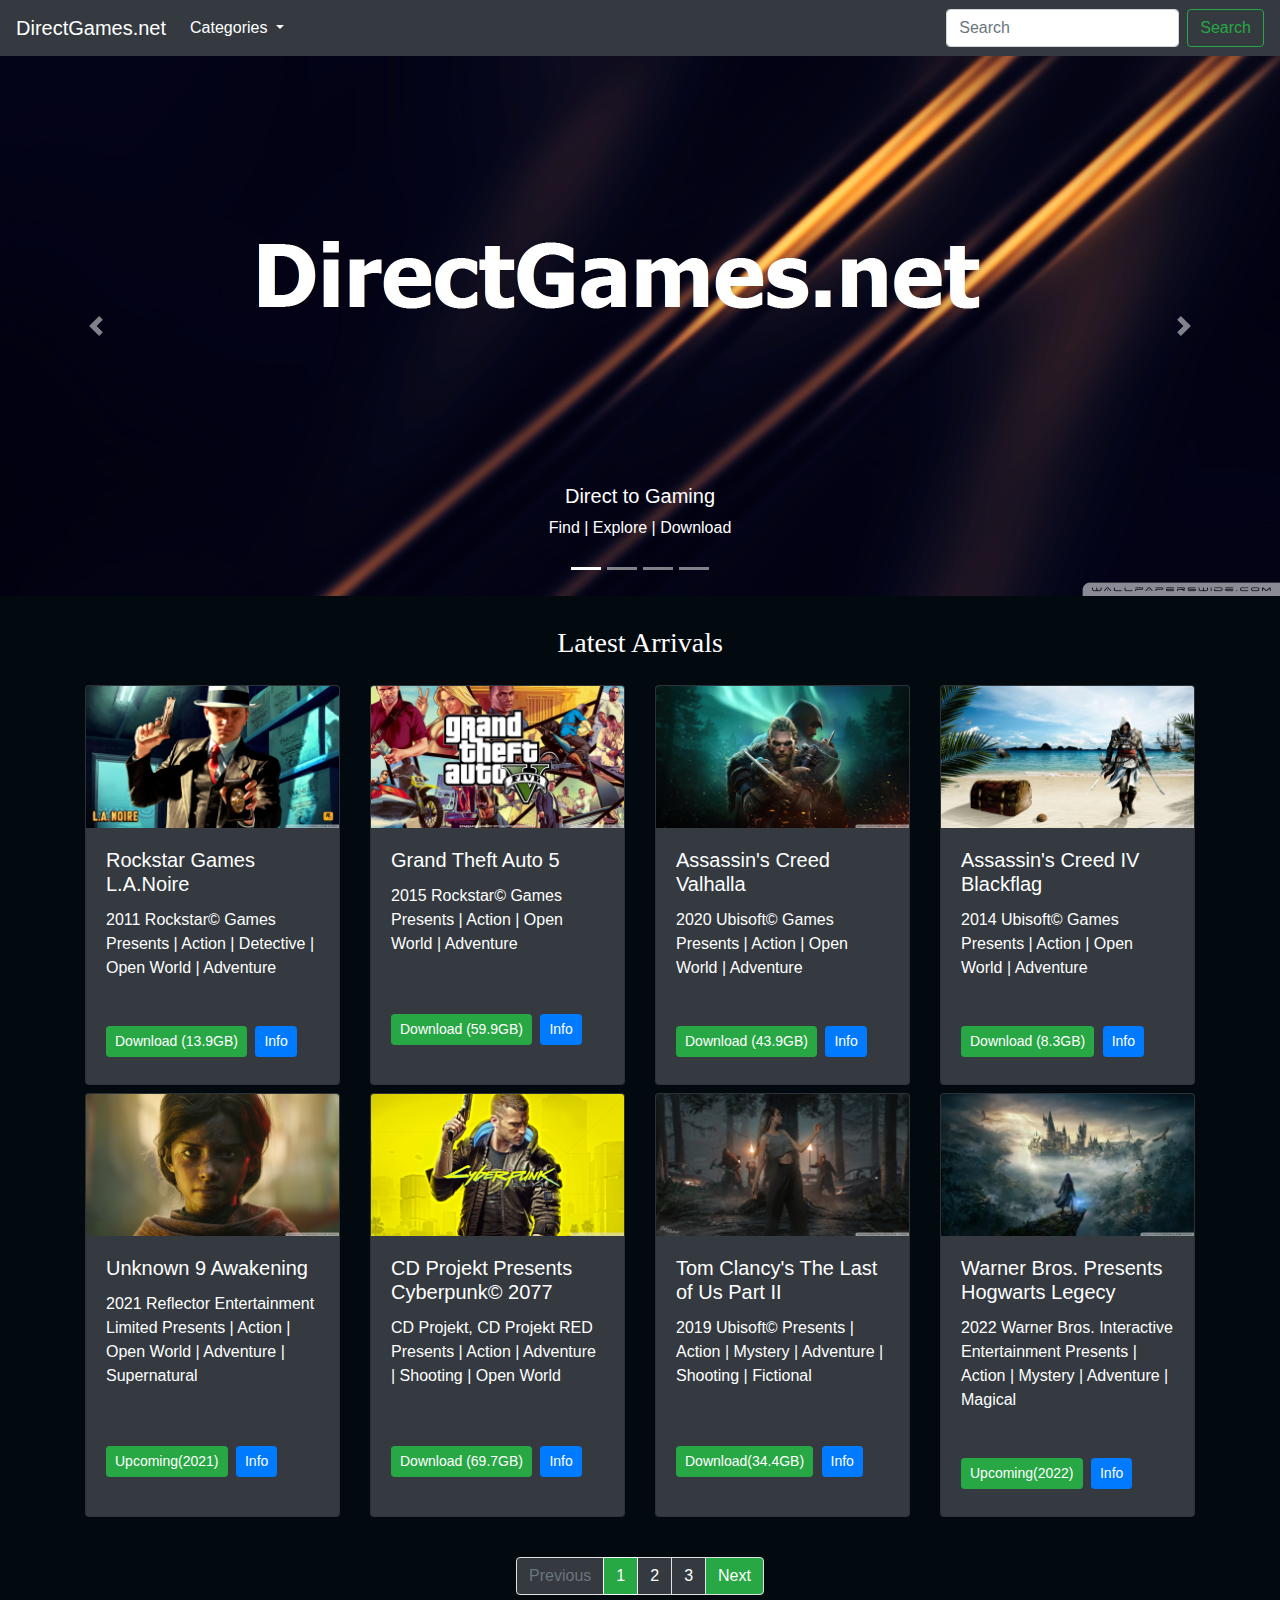
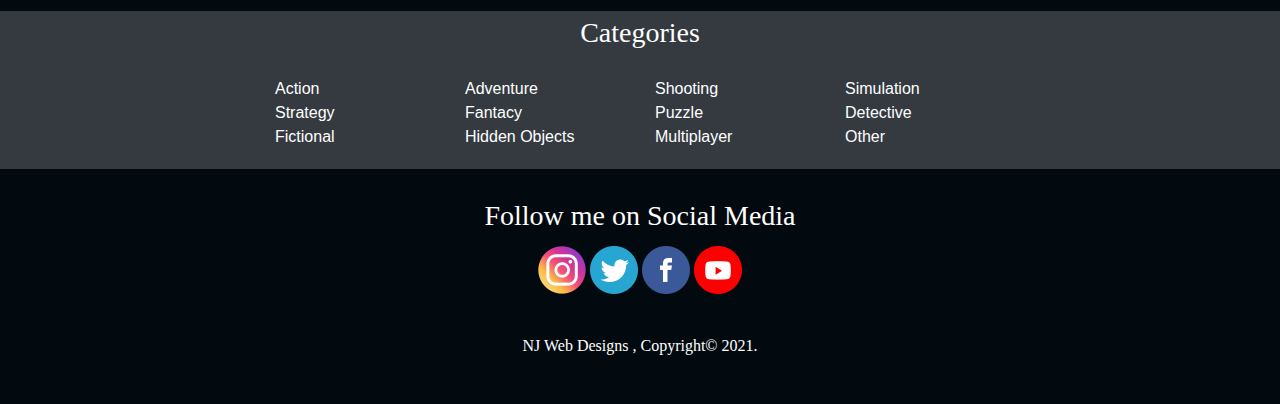
<file: index.html>
<!doctype html>
<html lang="en">

<head>
    <!-- Required meta tags -->
    <meta charset="utf-8">
    <meta name="viewport" content="width=device-width, initial-scale=1, shrink-to-fit=no">
    <!-- Bootstrap CSS -->
    <link rel="stylesheet" href="./assests/css/bootstrap.css">
    <link rel="stylesheet" href="style.css">
    <title>HOME | DirectGames.net</title>
</head>

<body>
    <nav class="navbar sticky-top navbar-expand-lg navbar-light bg-dark">
        <a class="navbar-brand" href="index.html" style="color: #ffffff;" >DirectGames.net</a>
        <button class="navbar-toggler" type="button" data-toggle="collapse" data-target="#navbarScroll" aria-controls="navbarScroll" aria-expanded="false" aria-label="Toggle navigation">
            <span class="navbar-toggler-icon"></span>
        </button>
        <div class="collapse navbar-collapse" id="navbarScroll">
            <ul class="navbar-nav mr-auto my-2 my-lg-0 navbar-nav-scroll" style="max-height: 100px;">
                <li class="nav-item dropdown">
                    <a class="nav-link dropdown-toggle" href="#" id="navbarScrollingDropdown" role="button" data-toggle="dropdown" aria-expanded="false" style="color: #ffffff;">
                        Categories
                    </a>
                    <ul class="dropdown-menu" aria-labelledby="navbarScrollingDropdown">
                        <li><a class="dropdown-item" href="#">Action</a></li>
                        <li><a class="dropdown-item" href="#">Adventure</a></li>
                        <li><a class="dropdown-item" href="#">Arcade</a></li>
                        <li><a class="dropdown-item" href="#">Detective</a></li>
                        <li><a class="dropdown-item" href="#">Hidden Objects</a></li>
                        <li><a class="dropdown-item" href="#">Puzzles</a></li>
                        <li><a class="dropdown-item" href="#">Simulation</a></li>
                        <li><a class="dropdown-item" href="#">Sports</a></li>
                        <li><a class="dropdown-item" href="#">Strategy</a></li>
                        <li>
                            <hr class="dropdown-divider">
                        </li>
                        <li><a class="dropdown-item" href="#">Other</a></li>
                    </ul>
            </ul>
            <form class="d-flex">
                <input class="form-control mr-2" type="search" placeholder="Search" aria-label="Search">
                <button class="btn btn-outline-success" type="submit">Search</button>
            </form>
        </div>
    </nav>
    <div id="carouselExampleCaptions" class="carousel slide" data-ride="carousel">
        <ol class="carousel-indicators">
            <li data-target="#carouselExampleCaptions" data-slide-to="0" class="active"></li>
            <li data-target="#carouselExampleCaptions" data-slide-to="1"></li>
            <li data-target="#carouselExampleCaptions" data-slide-to="2"></li>
            <li data-target="#carouselExampleCaptions" data-slide-to="3"></li>
        </ol>
        <div class="carousel-inner">
            <div class="carousel-item active">
                <img src="./img/ultrawide/cover1.jpg" class="d-block w-100" alt="...">
                <div class="carousel-caption d-none d-md-block">
                    <h5>Direct to Gaming</h5>
                    <p>Find | Explore | Download</p>
                </div>
            </div>
            <div class="carousel-item">
                <img src="./img/ultrawide/codww2.jpg" class="d-block w-100" alt="...">
                <div class="carousel-caption d-none d-md-block">
                    <h5>Call Of Duty World War II</h5>
                    <p> Action | Military | Mature | Adventure | Shooting |2019</p>
                </div>
            </div>
            <div class="carousel-item">
                <img src="./img/ultrawide/ac_valhalla.jpg" class="d-block w-100" alt="...">
                <div class="carousel-caption d-none d-md-block">
                    <h5>Assassin's Creed Valhalla</h5>
                    <p> Ubisoft&copy; Presnts | Action | Mature | Adventure | Role-play |2020</p>
                </div>
            </div>
            <div class="carousel-item">
                <img src="./img/ultrawide/batman.jpg" class="d-block w-100" alt="...">
                <div class="carousel-caption d-none d-md-block">
                    <h5>Batman Arkham Origins</h5>
                    <p>Action | Comic | Teen | Adventure | 2015</p>
                </div>
            </div>
        </div>
        <a class="carousel-control-prev" href="#carouselExampleCaptions" role="button" data-slide="prev">
            <span class="carousel-control-prev-icon" aria-hidden="true"></span>
            <span class="sr-only">Previous</span>
        </a>
        <a class="carousel-control-next" href="#carouselExampleCaptions" role="button" data-slide="next">
            <span class="carousel-control-next-icon" aria-hidden="true"></span>
            <span class="sr-only">Next</span>
        </a>
    </div>
    <div class="container">
        <div class="row">
            <div class="col-sm">
                <h3 style="margin-top: 10px; margin-bottom: 5px;">Latest Arrivals</h3>
            </div>
        </div>
        <div class="row" style="margin-bottom: 8px;">
            <div class="col-sm-12 col-md-6 col-lg-3">
                <div class="card" style="min-height: 100%">
                    <img src="./img/lanoire.jpg" class="card-img-top" alt="lanoire">
                    <div class="card-body">
                        <h5 class="card-title">Rockstar Games L.A.Noire</h5>
                        <p class="card-text">2011 Rockstar&copy; Games Presents | Action | Detective | Open World | Adventure</p>
                    </div>
                    <div class="card-body">
                        <a href="#" class="card-link"><button type="button" class="btn btn-success btn-sm btn-sm ">Download (13.9GB)</button></a>
                        <a href="#" class="card-link" style="margin-left:4px;"><button type="button" class="btn btn-primary btn-sm">Info</button></a>
                    </div>
                </div>
            </div>
            <div class="col-sm-12 col-md-6 col-lg-3">
                <div class="card" style="min-height: 100%">
                    <img src="./img/gta_v.jpg" class="card-img-top" alt="gta_v">
                    <div class="card-body">
                        <h5 class="card-title">Grand Theft Auto 5</h5>
                        <p class="card-text">2015 Rockstar&copy; Games Presents | Action | Open World | Adventure</p>
                    </div>
                    <div class="card-body">
                        <a href="http://one-click-tutorials.info/fast-hosting-file-max-speed-ofg/" class="card-link"><button type="button" class="btn btn-success btn-sm">Download (59.9GB)</button></a>
                        <a href="#" class="card-link" style="margin-left:4px;"><button type="button" class="btn btn-primary btn-sm">Info</button></a>
                    </div>
                </div>
            </div>
            <div class="col-sm-12 col-md-6 col-lg-3">
                <div class="card" style="min-height: 100%">
                    <img src="./img/ac_valhalla.jpg" class="card-img-top" alt="ac_valhalla">
                    <div class="card-body">
                        <h5 class="card-title">Assassin's Creed Valhalla</h5>
                        <p class="card-text">2020 Ubisoft&copy; Games Presents | Action | Open World | Adventure</p>
                    </div>
                    <div class="card-body">
                        <a href="#" class="card-link"><button type="button" class="btn btn-success btn-sm">Download (43.9GB)</button></a>
                        <a href="#" class="card-link" style="margin-left:4px;"><button type="button" class="btn btn-primary btn-sm">Info</button></a>
                    </div>
                </div>
            </div>
            <div class="col-sm-12 col-md-6 col-lg-3">
                <div class="card" style="min-height: 100%">
                    <img src="./img/ac_4.jpg" class="card-img-top" alt="ac_4">
                    <div class="card-body">
                        <h5 class="card-title">Assassin's Creed IV Blackflag</h5>
                        <p class="card-text">2014 Ubisoft&copy; Games Presents | Action | Open World | Adventure</p>
                    </div>
                    <div class="card-body">
                        <a href="#" class="card-link"><button type="button" class="btn btn-success btn-sm">Download (8.3GB)</button></a>
                        <a href="#" class="card-link" style="margin-left:4px;"><button type="button" class="btn btn-primary btn-sm">Info</button></a>
                    </div>
                </div>
            </div>
        </div>
        <div class="row" style="margin-bottom: 8px;">
            <div class="col-sm-12 col-md-6 col-lg-3">
                <div class="card" style="min-height: 100%">
                    <img src="./img/u9awake.jpg" class="card-img-top" alt="u9awake">
                    <div class="card-body">
                        <h5 class="card-title">Unknown 9 Awakening</h5>
                        <p class="card-text">2021 Reflector Entertainment Limited Presents | Action | Open World | Adventure | Supernatural</p>
                    </div>
                    <div class="card-body">
                        <a href="#" class="card-link"><button type="button" class="btn btn-success btn-sm">Upcoming(2021)</button></a>
                        <a href="#" class="card-link" style="margin-left:4px;"><button type="button" class="btn btn-primary btn-sm">Info</button></a>
                    </div>
                </div>
            </div>
            <div class="col-sm-12 col-md-6 col-lg-3">
                <div class="card" style="min-height: 100%">
                    <img src="./img/cp2077.jpg" class="card-img-top" alt="cp2077">
                    <div class="card-body">
                        <h5 class="card-title">CD Projekt Presents Cyberpunk&copy; 2077</h5>
                        <p class="card-text"> CD Projekt, CD Projekt RED Presents | Action | Adventure | Shooting | Open World</p>
                    </div>
                    <div class="card-body">
                        <a href="#" class="card-link"><button type="button" class="btn btn-success btn-sm">Download (69.7GB)</button></a>
                        <a href="#" class="card-link" style="margin-left:4px;"><button type="button" class="btn btn-primary btn-sm">Info</button></a>
                    </div>
                </div>
            </div>
            <div class="col-sm-12 col-md-6 col-lg-3">
                <div class="card" style="min-height: 100%">
                    <img src="./img/lastofus2.jpg" class="card-img-top" alt="lastofus2jpg">
                    <div class="card-body">
                        <h5 class="card-title">Tom Clancy's The Last of Us Part II</h5>
                        <p class="card-text">2019 Ubisoft&copy; Presents | Action | Mystery | Adventure | Shooting | Fictional</p>
                    </div>
                    <div class="card-body">
                        <a href="#" class="card-link"><button type="button" class="btn btn-success btn-sm">Download(34.4GB)</button></a>
                        <a href="#" class="card-link" style="margin-left:4px;"><button type="button" class="btn btn-primary btn-sm">Info</button></a>
                    </div>
                </div>
            </div>
            <div class="col-sm-12 col-md-6 col-lg-3">
                <div class="card" style="min-height: 100%">
                    <img src="./img/hogwarts.jpg" class="card-img-top" alt="hogwarts">
                    <div class="card-body">
                        <h5 class="card-title">Warner Bros. Presents Hogwarts Legecy </h5>
                        <p class="card-text">2022 Warner Bros. Interactive Entertainment Presents | Action | Mystery | Adventure | Magical</p>
                    </div>
                    <div class="card-body">
                        <a href="#" class="card-link"><button type="button" class="btn btn-success btn-sm">Upcoming(2022)</button></a>
                        <a href="#" class="card-link" style="margin-left:4px;"><button type="button" class="btn btn-primary btn-sm">Info</button></a>
                    </div>
                </div>
            </div>
        </div>
    </div>
    <div class="container" style="margin-top: 40px; margin-bottom: 10px;">
        <nav aria-label="...">
          <ul class="pagination justify-content-center">
            <li class="page-item disabled">
              <a class="page-link" href="#" tabindex="-1" aria-disabled="true" style="background-color:#343a40;">Previous</a>
            </li>
            <li class="page-item active" aria-current="page">
              <a class="page-link" href="index.html" style="background-color: #28a745; border-color: #ffffff;">1</a>
            </li>
            <li class="page-item"><a class="page-link" href="index2.html" style="background-color:#343a40; color: #ffffff;">2</a></li>
            <li class="page-item"><a class="page-link" href="index3.html" style="background-color:#343a40; color: #ffffff;">3</a></li>
            <li class="page-item">
              <a class="page-link" href="index2.html" style="background-color:#28a745; color: #ffffff;">Next</a>
            </li>
          </ul>
        </nav>
    </div>
    <section style="background-color: #343a40; min-width: 100%;" >
        <h3 align="center" style="color: #FFFFFF; padding-top: 5px;font-weight: 200;">Categories</h3>
        <div class="container">
            <div class="row">
                <div class="col-sm"></div>
                <div class="col-sm">
                  <a href="#">Action</a>
                </div>
                <div class="col-sm">
                  <a href="#">Adventure</a>
                </div>
                <div class="col-sm">
                  <a href="#">Shooting</a>
                </div>
                <div class="col-sm">
                  <a href="#">Simulation</a>
                </div>
                <div class="col-sm"></div>
              </div>
            <div class="row">
                <div class="col-sm"></div>
                <div class="col-sm">
                  <a href="#">Strategy</a>
                </div>
                <div class="col-sm">
                  <a href="#">Fantacy</a>
                </div>
                <div class="col-sm">
                  <a href="#">Puzzle</a>
                </div>
                <div class="col-sm">
                  <a href="#">Detective</a>
                </div>
                <div class="col-sm"></div>
              </div>
            <div class="row" style="padding-bottom: 20px;">
                <div class="col-sm"></div>
                <div class="col-sm">
                  <a href="#">Fictional</a>
                </div>
                <div class="col-sm">
                  <a href="#">Hidden Objects</a>
                </div>
                <div class="col-sm">
                  <a href="#">Multiplayer</a>
                </div>
                <div class="col-sm">
                  <a href="#">Other</a>
                </div>
                <div class="col-sm"></div>
              </div>
        </div>
    </section>
    <footer>
        <h3>Follow me on Social Media</h3>
        <div>
            <a href="https://www.instagram.com/nadeesha_jayasooriya_/"><img src="./img/social/instagram.png"></a>
            <a href="https://twitter.com/Me_NMJ"><img src="./img/social/twitter.png"></a>
            <a href="https://www.facebook.com/nadeesha.jayasooriya.56/"><img src="./img/social/facebook.png"></a>
            <a href="https://www.youtube.com/channel/UCwVgugKOBvjnaLjGdV802ew"><img src="./img/social/youtube.png"></a>
        </div>
        <p>NJ Web Designs , Copyright&copy; 2021.</p>
    </footer>
    <script src="https://code.jquery.com/jquery-3.5.1.slim.min.js" integrity="sha384-DfXdz2htPH0lsSSs5nCTpuj/zy4C+OGpamoFVy38MVBnE+IbbVYUew+OrCXaRkfj" crossorigin="anonymous"></script>
    <script src="assests/js/bootstrap.js"></script>
</body>

</html>
</file>
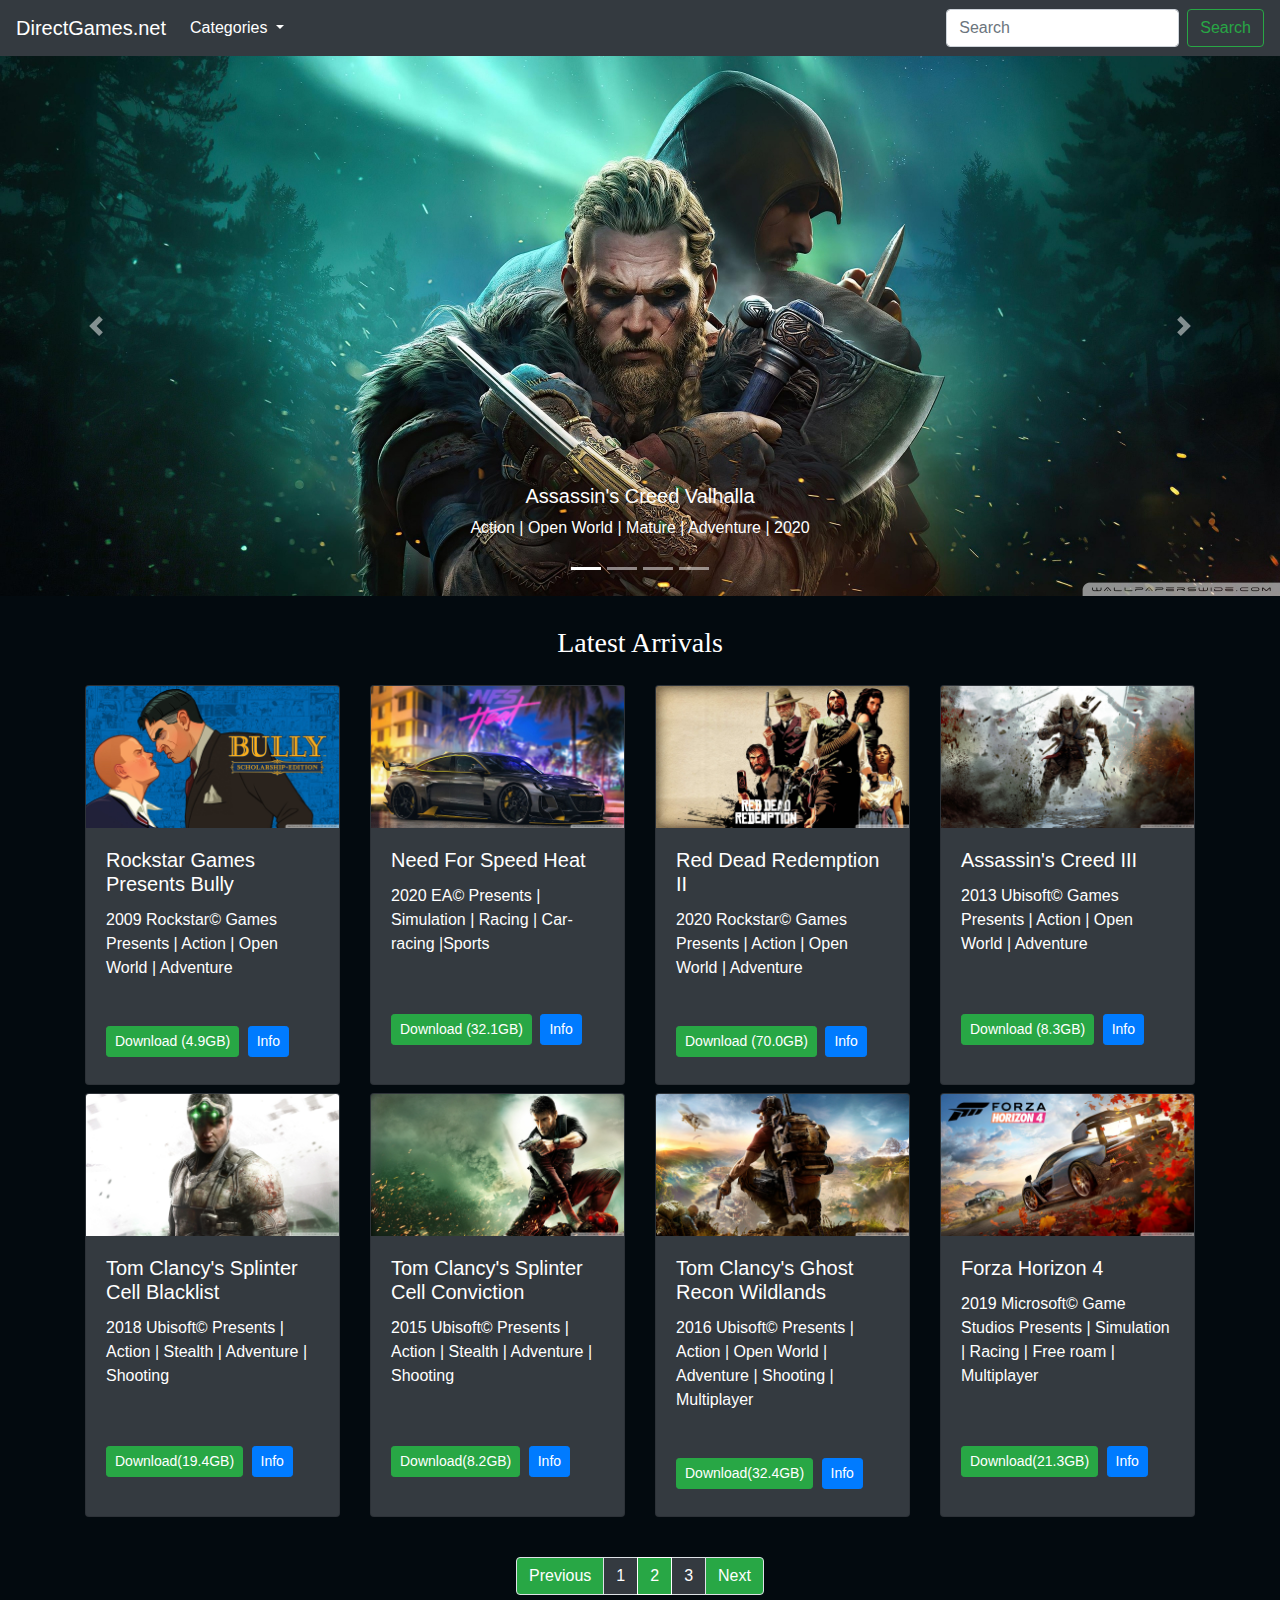
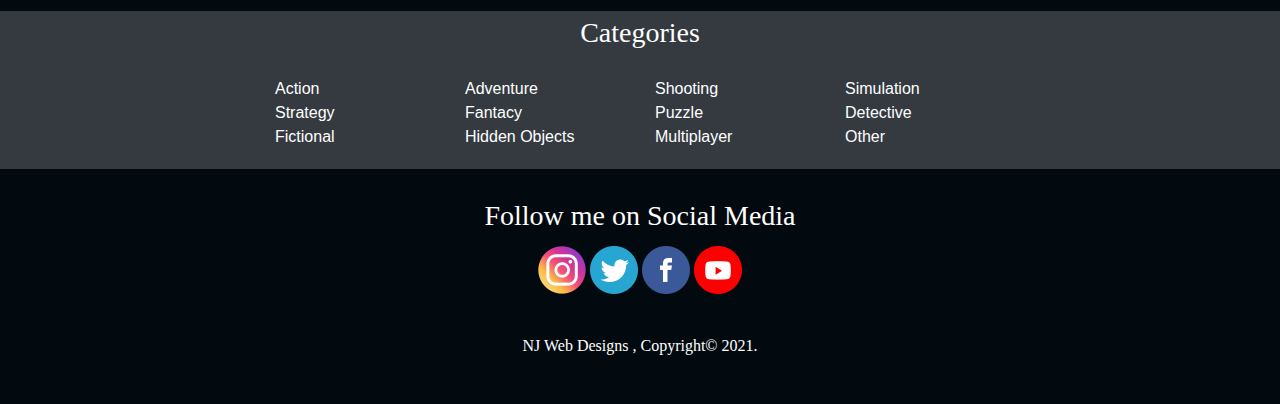
<file: index2.html>
<!doctype html>
<html lang="en">

<head>
    <!-- Required meta tags -->
    <meta charset="utf-8">
    <meta name="viewport" content="width=device-width, initial-scale=1, shrink-to-fit=no">
    <!-- Bootstrap CSS -->
    <link rel="stylesheet" href="./assests/css/bootstrap.css">
    <link rel="stylesheet" href="style.css">
    <title>Page 2 | DirectGames.net</title>
</head>

<body>
    <nav class="navbar sticky-top navbar-expand-lg navbar-light bg-dark">
        <a class="navbar-brand" href="index.html" style="color: #ffffff;" >DirectGames.net</a>
        <button class="navbar-toggler" type="button" data-toggle="collapse" data-target="#navbarScroll" aria-controls="navbarScroll" aria-expanded="false" aria-label="Toggle navigation">
            <span class="navbar-toggler-icon"></span>
        </button>
        <div class="collapse navbar-collapse" id="navbarScroll">
            <ul class="navbar-nav mr-auto my-2 my-lg-0 navbar-nav-scroll" style="max-height: 100px;">
                <li class="nav-item dropdown">
                    <a class="nav-link dropdown-toggle" href="#" id="navbarScrollingDropdown" role="button" data-toggle="dropdown" aria-expanded="false" style="color: #ffffff;">
                        Categories
                    </a>
                    <ul class="dropdown-menu" aria-labelledby="navbarScrollingDropdown">
                        <li><a class="dropdown-item" href="#">Action</a></li>
                        <li><a class="dropdown-item" href="#">Adventure</a></li>
                        <li><a class="dropdown-item" href="#">Arcade</a></li>
                        <li><a class="dropdown-item" href="#">Detective</a></li>
                        <li><a class="dropdown-item" href="#">Hidden Objects</a></li>
                        <li><a class="dropdown-item" href="#">Puzzles</a></li>
                        <li><a class="dropdown-item" href="#">Simulation</a></li>
                        <li><a class="dropdown-item" href="#">Sports</a></li>
                        <li><a class="dropdown-item" href="#">Strategy</a></li>
                        <li>
                            <hr class="dropdown-divider">
                        </li>
                        <li><a class="dropdown-item" href="#">Other</a></li>
                    </ul>
            </ul>
            <form class="d-flex">
                <input class="form-control mr-2" type="search" placeholder="Search" aria-label="Search">
                <button class="btn btn-outline-success" type="submit">Search</button>
            </form>
        </div>
    </nav>
    <div id="carouselExampleCaptions" class="carousel slide" data-ride="carousel">
        <ol class="carousel-indicators">
            <li data-target="#carouselExampleCaptions" data-slide-to="0" class="active"></li>
            <li data-target="#carouselExampleCaptions" data-slide-to="1"></li>
            <li data-target="#carouselExampleCaptions" data-slide-to="2"></li>
            <li data-target="#carouselExampleCaptions" data-slide-to="3"></li>
        </ol>
        <div class="carousel-inner">
            <div class="carousel-item">
                <img src="./img/ultrawide/bfield5.jpg" class="d-block w-100" alt="...">
                <div class="carousel-caption d-none d-md-block">
                    <h5 style="color: #000000;">Battlefield V</h5>
                    <p style="color: #000000;">Action | Military | Shooting | Adventure | Multiplayer | 2019</p>
                </div>
            </div>
            <div class="carousel-item active">
                <img src="./img/ultrawide/ac_valhalla.jpg" class="d-block w-100" alt="...">
                <div class="carousel-caption d-none d-md-block">
                    <h5>Assassin's Creed Valhalla</h5>
                    <p>Action | Open World | Mature | Adventure | 2020</p>
                </div>
            </div>
            <div class="carousel-item">
                <img src="./img/ultrawide/codww2.jpg" class="d-block w-100" alt="...">
                <div class="carousel-caption d-none d-md-block">
                    <h5>Call Of Duty World War II</h5>
                    <p> Action | Military | Mature | Adventure | Shooting |2019</p>
                </div>
            </div>
            <div class="carousel-item">
                <img src="./img/ultrawide/batman.jpg" class="d-block w-100" alt="...">
                <div class="carousel-caption d-none d-md-block">
                    <h5>Batman Arkham Origins</h5>
                    <p>Action | Comic | Teen | Adventure | 2015</p>
                </div>
            </div>
        </div>
        <a class="carousel-control-prev" href="#carouselExampleCaptions" role="button" data-slide="prev">
            <span class="carousel-control-prev-icon" aria-hidden="true"></span>
            <span class="sr-only">Previous</span>
        </a>
        <a class="carousel-control-next" href="#carouselExampleCaptions" role="button" data-slide="next">
            <span class="carousel-control-next-icon" aria-hidden="true"></span>
            <span class="sr-only">Next</span>
        </a>
    </div>
    <div class="container">
        <div class="row">
            <div class="col-sm">
                <h3 style="margin-top: 10px; margin-bottom: 5px;">Latest Arrivals</h3>
            </div>
        </div>
        <div class="row" style="margin-bottom: 8px;">
            <div class="col-sm-12 col-md-6 col-lg-3">
                <div class="card" style="min-height: 100%">
                    <img src="./img/bully.jpg" class="card-img-top" alt="bully">
                    <div class="card-body">
                        <h5 class="card-title">Rockstar Games Presents Bully</h5>
                        <p class="card-text">2009 Rockstar&copy; Games Presents | Action | Open World | Adventure</p>
                    </div>
                    <div class="card-body">
                        <a href="#" class="card-link"><button type="button" class="btn btn-success btn-sm btn-sm ">Download (4.9GB)</button></a>
                        <a href="#" class="card-link" style="margin-left:4px;"><button type="button" class="btn btn-primary btn-sm">Info</button></a>
                    </div>
                </div>
            </div>
            <div class="col-sm-12 col-md-6 col-lg-3">
                <div class="card" style="min-height: 100%">
                    <img src="./img/nfsheat.jpg" class="card-img-top" alt="..">
                    <div class="card-body">
                        <h5 class="card-title">Need For Speed Heat</h5>
                        <p class="card-text">2020 EA&copy; Presents | Simulation | Racing | Car-racing |Sports</p>
                    </div>
                    <div class="card-body">
                        <a href="http://one-click-tutorials.info/fast-hosting-file-max-speed-ofg/" class="card-link"><button type="button" class="btn btn-success btn-sm">Download (32.1GB)</button></a>
                        <a href="#" class="card-link" style="margin-left:4px;"><button type="button" class="btn btn-primary btn-sm">Info</button></a>
                    </div>
                </div>
            </div>
            <div class="col-sm-12 col-md-6 col-lg-3">
                <div class="card" style="min-height: 100%">
                    <img src="./img/rdr2.jpg" class="card-img-top" alt="..">
                    <div class="card-body">
                        <h5 class="card-title">Red Dead Redemption II</h5>
                        <p class="card-text">2020 Rockstar&copy; Games Presents | Action | Open World | Adventure</p>
                    </div>
                    <div class="card-body">
                        <a href="#" class="card-link"><button type="button" class="btn btn-success btn-sm">Download (70.0GB)</button></a>
                        <a href="#" class="card-link" style="margin-left:4px;"><button type="button" class="btn btn-primary btn-sm">Info</button></a>
                    </div>
                </div>
            </div>
            <div class="col-sm-12 col-md-6 col-lg-3">
                <div class="card" style="min-height: 100%">
                    <img src="./img/ac_3.jpg" class="card-img-top" alt="ac_3">
                    <div class="card-body">
                        <h5 class="card-title">Assassin's Creed III</h5>
                        <p class="card-text">2013 Ubisoft&copy; Games Presents | Action | Open World | Adventure</p>
                    </div>
                    <div class="card-body">
                        <a href="#" class="card-link"><button type="button" class="btn btn-success btn-sm">Download (8.3GB)</button></a>
                        <a href="#" class="card-link" style="margin-left:4px;"><button type="button" class="btn btn-primary btn-sm">Info</button></a>
                    </div>
                </div>
            </div>
        </div>
        <div class="row" style="margin-bottom: 8px;">
            <div class="col-sm-12 col-md-6 col-lg-3">
                <div class="card" style="min-height: 100%">
                    <img src="./img/sc_blacklist.jpg" class="card-img-top" alt="">
                    <div class="card-body">
                        <h5 class="card-title">Tom Clancy's  Splinter Cell Blacklist</h5>
                        <p class="card-text">2018 Ubisoft&copy; Presents | Action | Stealth | Adventure | Shooting</p>
                    </div>
                    <div class="card-body">
                        <a href="#" class="card-link"><button type="button" class="btn btn-success btn-sm">Download(19.4GB)</button></a>
                        <a href="#" class="card-link" style="margin-left:4px;"><button type="button" class="btn btn-primary btn-sm">Info</button></a>
                    </div>
                </div>
            </div>
            <div class="col-sm-12 col-md-6 col-lg-3">
                <div class="card" style="min-height: 100%">
                    <img src="./img/sc_conviction.jpg" class="card-img-top" alt="">
                    <div class="card-body">
                        <h5 class="card-title">Tom Clancy's  Splinter Cell Conviction</h5>
                        <p class="card-text">2015 Ubisoft&copy; Presents | Action | Stealth | Adventure | Shooting</p>
                    </div>
                    <div class="card-body">
                        <a href="#" class="card-link"><button type="button" class="btn btn-success btn-sm">Download(8.2GB)</button></a>
                        <a href="#" class="card-link" style="margin-left:4px;"><button type="button" class="btn btn-primary btn-sm">Info</button></a>
                    </div>
                </div>
            </div>
            <div class="col-sm-12 col-md-6 col-lg-3">
                <div class="card" style="min-height: 100%">
                    <img src="./img/gr_wildlands.jpg" class="card-img-top" alt="">
                    <div class="card-body">
                        <h5 class="card-title">Tom Clancy's  Ghost Recon Wildlands</h5>
                        <p class="card-text">2016 Ubisoft&copy; Presents | Action | Open World | Adventure | Shooting | Multiplayer</p>
                    </div>
                    <div class="card-body">
                        <a href="#" class="card-link"><button type="button" class="btn btn-success btn-sm">Download(32.4GB)</button></a>
                        <a href="#" class="card-link" style="margin-left:4px;"><button type="button" class="btn btn-primary btn-sm">Info</button></a>
                    </div>
                </div>
            </div>
            <div class="col-sm-12 col-md-6 col-lg-3">
                <div class="card" style="min-height: 100%">
                    <img src="./img/forza4.jpg" class="card-img-top" alt="">
                    <div class="card-body">
                        <h5 class="card-title">Forza Horizon 4</h5>
                        <p class="card-text">2019 Microsoft&copy; Game Studios Presents | Simulation | Racing | Free roam | Multiplayer</p>
                    </div>
                    <div class="card-body">
                        <a href="#" class="card-link"><button type="button" class="btn btn-success btn-sm">Download(21.3GB)</button></a>
                        <a href="#" class="card-link" style="margin-left:4px;"><button type="button" class="btn btn-primary btn-sm">Info</button></a>
                    </div>
                </div>
            </div>
        </div>
    </div>
    <div class="container" style="margin-top: 40px; margin-bottom: 10px;">
        <nav aria-label="...">
          <ul class="pagination justify-content-center">
            <li class="page-item">
              <a class="page-link" href="index.html" style="background-color:#28a745; color: #ffffff;">Previous</a>
            </li>
            <li class="page-item"><a class="page-link" href="index.html" style="background-color:#343a40; color: #ffffff;">1</a></li>
            <li class="page-item active" aria-current="page">
              <a class="page-link" href="index.html" style="background-color: #28a745; border-color: #ffffff;">2</a>
            </li>
            <li class="page-item"><a class="page-link" href="index3.html" style="background-color:#343a40; color: #ffffff;">3</a></li>
            <li class="page-item">
              <a class="page-link" href="index3.html" style="background-color:#28a745; color: #ffffff;">Next</a>
            </li>
          </ul>
        </nav>
    </div>
    <section style="background-color: #343a40; min-width: 100%;" >
        <h3 align="center" style="color: #FFFFFF; padding-top: 5px;font-weight: 200;">Categories</h3>
        <div class="container">
            <div class="row">
                <div class="col-sm"></div>
                <div class="col-sm">
                  <a href="#">Action</a>
                </div>
                <div class="col-sm">
                  <a href="#">Adventure</a>
                </div>
                <div class="col-sm">
                  <a href="#">Shooting</a>
                </div>
                <div class="col-sm">
                  <a href="#">Simulation</a>
                </div>
                <div class="col-sm"></div>
              </div>
            <div class="row">
                <div class="col-sm"></div>
                <div class="col-sm">
                  <a href="#">Strategy</a>
                </div>
                <div class="col-sm">
                  <a href="#">Fantacy</a>
                </div>
                <div class="col-sm">
                  <a href="#">Puzzle</a>
                </div>
                <div class="col-sm">
                  <a href="#">Detective</a>
                </div>
                <div class="col-sm"></div>
              </div>
            <div class="row" style="padding-bottom: 20px;">
                <div class="col-sm"></div>
                <div class="col-sm">
                  <a href="#">Fictional</a>
                </div>
                <div class="col-sm">
                  <a href="#">Hidden Objects</a>
                </div>
                <div class="col-sm">
                  <a href="#">Multiplayer</a>
                </div>
                <div class="col-sm">
                  <a href="#">Other</a>
                </div>
                <div class="col-sm"></div>
              </div>
        </div>
    </section>
    <footer>
        <h3>Follow me on Social Media</h3>
        <div>
            <a href="https://www.instagram.com/nadeesha_jayasooriya_/"><img src="./img/social/instagram.png"></a>
            <a href="https://twitter.com/Me_NMJ"><img src="./img/social/twitter.png"></a>
            <a href="https://www.facebook.com/nadeesha.jayasooriya.56/"><img src="./img/social/facebook.png"></a>
            <a href="https://www.youtube.com/channel/UCwVgugKOBvjnaLjGdV802ew"><img src="./img/social/youtube.png"></a>
        </div>
        <p>NJ Web Designs , Copyright&copy; 2021.</p>
    </footer>
    <script src="https://code.jquery.com/jquery-3.5.1.slim.min.js" integrity="sha384-DfXdz2htPH0lsSSs5nCTpuj/zy4C+OGpamoFVy38MVBnE+IbbVYUew+OrCXaRkfj" crossorigin="anonymous"></script>
    <script src="assests/js/bootstrap.js"></script>
</body>

</html>
</file>
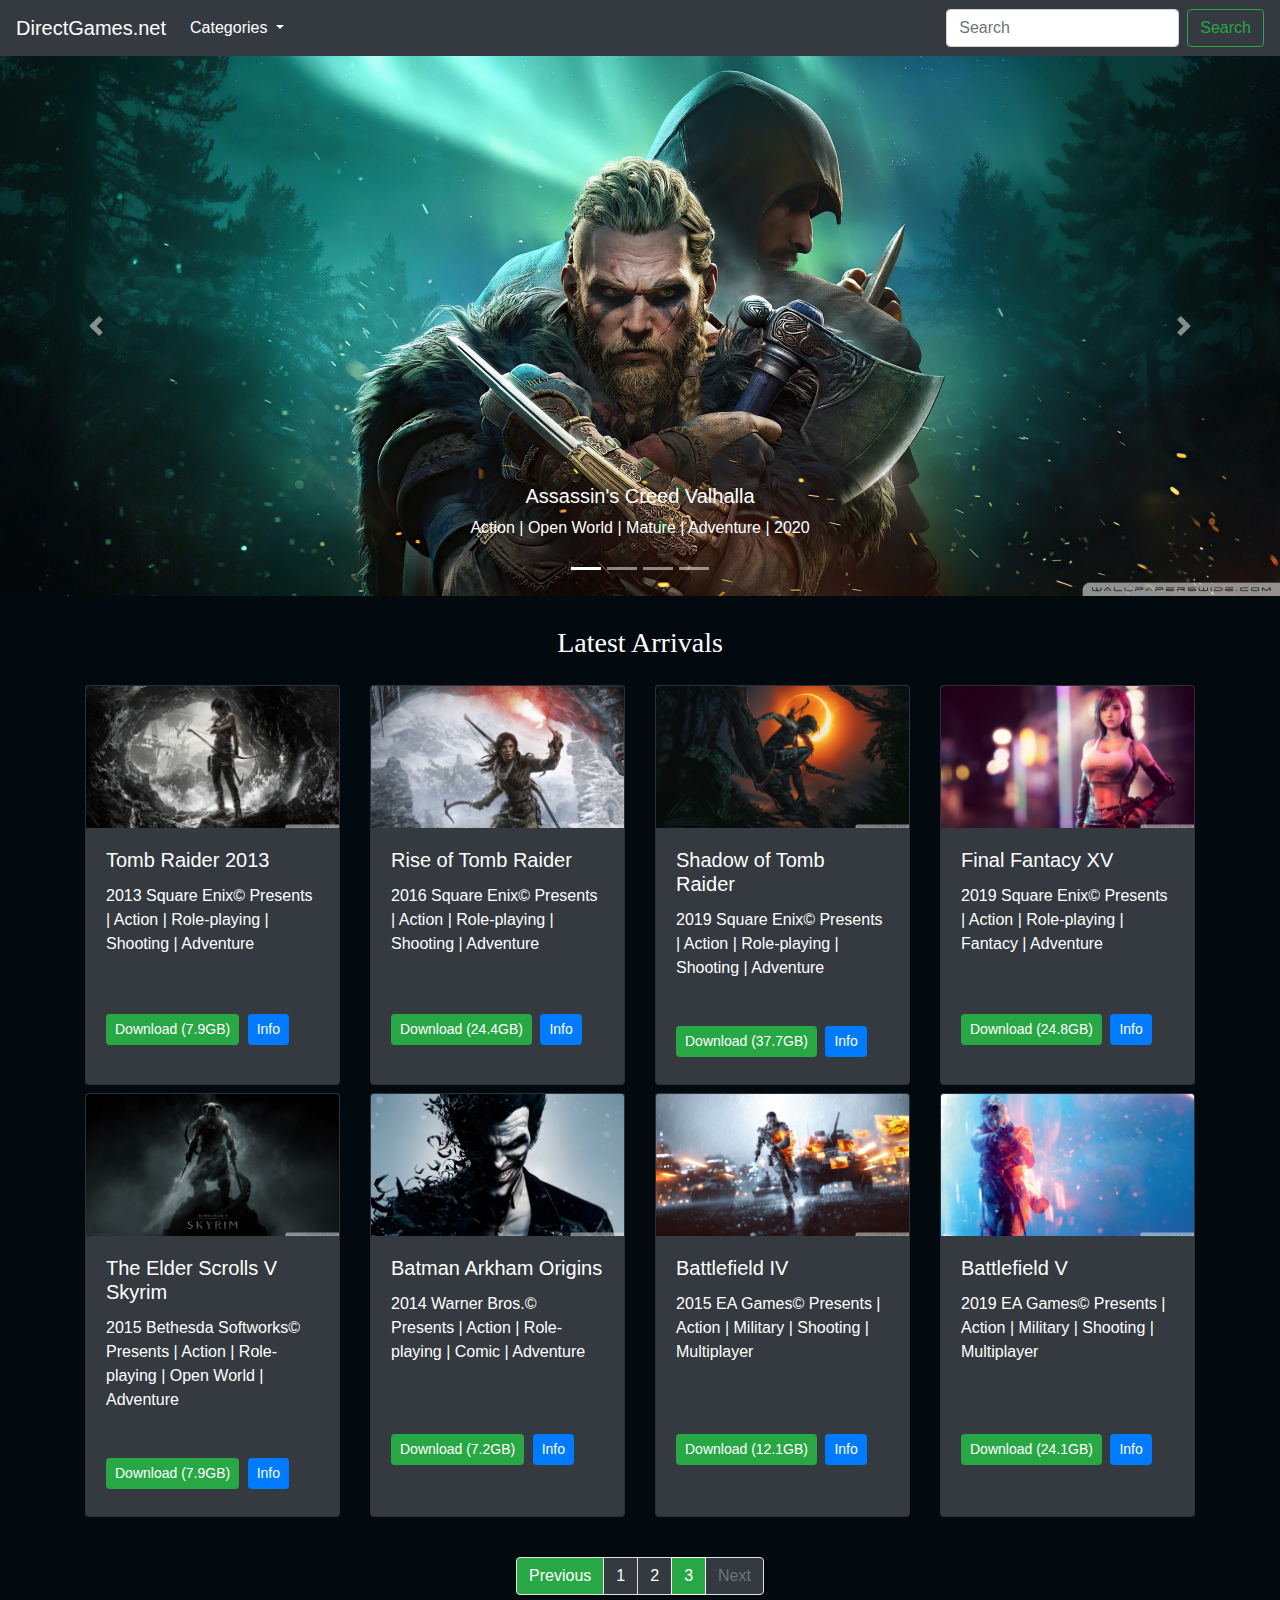
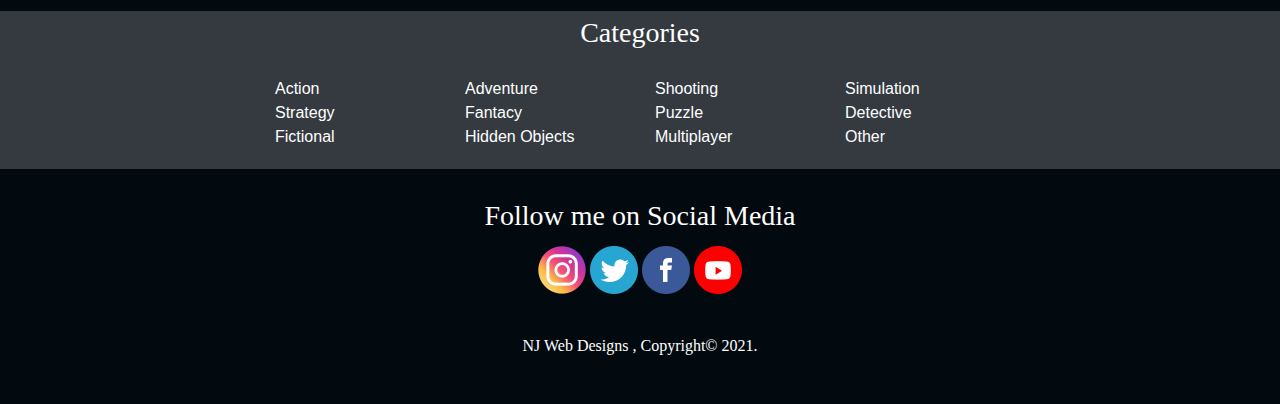
<file: index3.html>
<!doctype html>
<html lang="en">

<head>
    <!-- Required meta tags -->
    <meta charset="utf-8">
    <meta name="viewport" content="width=device-width, initial-scale=1, shrink-to-fit=no">
    <!-- Bootstrap CSS -->
    <link rel="stylesheet" href="./assests/css/bootstrap.css">
    <link rel="stylesheet" href="style.css">
    <title>Page 3 | DirectGames.net</title>
</head>

<body>
    <nav class="navbar sticky-top navbar-expand-lg navbar-light bg-dark">
        <a class="navbar-brand" href="index.html" style="color: #ffffff;" >DirectGames.net</a>
        <button class="navbar-toggler" type="button" data-toggle="collapse" data-target="#navbarScroll" aria-controls="navbarScroll" aria-expanded="false" aria-label="Toggle navigation">
            <span class="navbar-toggler-icon"></span>
        </button>
        <div class="collapse navbar-collapse" id="navbarScroll">
            <ul class="navbar-nav mr-auto my-2 my-lg-0 navbar-nav-scroll" style="max-height: 100px;">
                <li class="nav-item dropdown">
                    <a class="nav-link dropdown-toggle" href="#" id="navbarScrollingDropdown" role="button" data-toggle="dropdown" aria-expanded="false" style="color: #ffffff;">
                        Categories
                    </a>
                    <ul class="dropdown-menu" aria-labelledby="navbarScrollingDropdown">
                        <li><a class="dropdown-item" href="#">Action</a></li>
                        <li><a class="dropdown-item" href="#">Adventure</a></li>
                        <li><a class="dropdown-item" href="#">Arcade</a></li>
                        <li><a class="dropdown-item" href="#">Detective</a></li>
                        <li><a class="dropdown-item" href="#">Hidden Objects</a></li>
                        <li><a class="dropdown-item" href="#">Puzzles</a></li>
                        <li><a class="dropdown-item" href="#">Simulation</a></li>
                        <li><a class="dropdown-item" href="#">Sports</a></li>
                        <li><a class="dropdown-item" href="#">Strategy</a></li>
                        <li>
                            <hr class="dropdown-divider">
                        </li>
                        <li><a class="dropdown-item" href="#">Other</a></li>
                    </ul>
            </ul>
            <form class="d-flex">
                <input class="form-control mr-2" type="search" placeholder="Search" aria-label="Search">
                <button class="btn btn-outline-success" type="submit">Search</button>
            </form>
        </div>
    </nav>
    <div id="carouselExampleCaptions" class="carousel slide" data-ride="carousel">
        <ol class="carousel-indicators">
            <li data-target="#carouselExampleCaptions" data-slide-to="0" class="active"></li>
            <li data-target="#carouselExampleCaptions" data-slide-to="1"></li>
            <li data-target="#carouselExampleCaptions" data-slide-to="2"></li>
            <li data-target="#carouselExampleCaptions" data-slide-to="3"></li>
        </ol>
        <div class="carousel-inner">
            <div class="carousel-item">
                <img src="./img/ultrawide/rdr2.jpg" class="d-block w-100" alt="...">
                <div class="carousel-caption d-none d-md-block">
                    <h5>Red Dead Redemption II</h5>
                    <p>Action | Role-play | Mature | Adventure | 2020</p>
                </div>
            </div>
            <div class="carousel-item active">
                <img src="./img/ultrawide/ac_valhalla.jpg" class="d-block w-100" alt="...">
                <div class="carousel-caption d-none d-md-block">
                    <h5>Assassin's Creed Valhalla</h5>
                    <p>Action | Open World | Mature | Adventure | 2020</p>
                </div>
            </div>
            <div class="carousel-item">
                <img src="./img/ultrawide/codww2.jpg" class="d-block w-100" alt="...">
                <div class="carousel-caption d-none d-md-block">
                    <h5>Call Of Duty World War II</h5>
                    <p> Action | Military | Mature | Adventure | Shooting |2019</p>
                </div>
            </div>
            <div class="carousel-item">
                <img src="./img/ultrawide/batman.jpg" class="d-block w-100" alt="...">
                <div class="carousel-caption d-none d-md-block">
                    <h5>Batman Arkham Origins</h5>
                    <p>Action | Comic | Teen | Adventure | 2015</p>
                </div>
            </div>
        </div>
        <a class="carousel-control-prev" href="#carouselExampleCaptions" role="button" data-slide="prev">
            <span class="carousel-control-prev-icon" aria-hidden="true"></span>
            <span class="sr-only">Previous</span>
        </a>
        <a class="carousel-control-next" href="#carouselExampleCaptions" role="button" data-slide="next">
            <span class="carousel-control-next-icon" aria-hidden="true"></span>
            <span class="sr-only">Next</span>
        </a>
    </div>
    <div class="container">
        <div class="row">
            <div class="col-sm">
                <h3 style="margin-top: 10px; margin-bottom: 5px;">Latest Arrivals</h3>
            </div>
        </div>
        <div class="row" style="margin-bottom: 8px;">
            <div class="col-sm-12 col-md-6 col-lg-3">
                <div class="card" style="min-height: 100%">
                    <img src="./img/tr.jpg" class="card-img-top" alt="..">
                    <div class="card-body">
                        <h5 class="card-title">Tomb Raider 2013</h5>
                        <p class="card-text">2013 Square Enix&copy; Presents | Action | Role-playing | Shooting | Adventure</p>
                    </div>
                    <div class="card-body">
                        <a href="#" class="card-link"><button type="button" class="btn btn-success btn-sm btn-sm ">Download (7.9GB)</button></a>
                        <a href="#" class="card-link" style="margin-left:4px;"><button type="button" class="btn btn-primary btn-sm">Info</button></a>
                    </div>
                </div>
            </div>
            <div class="col-sm-12 col-md-6 col-lg-3">
                <div class="card" style="min-height: 100%">
                    <img src="./img/tr2.jpg" class="card-img-top" alt="..">
                    <div class="card-body">
                        <h5 class="card-title">Rise of Tomb Raider</h5>
                        <p class="card-text">2016 Square Enix&copy; Presents | Action | Role-playing | Shooting | Adventure</p>
                    </div>
                    <div class="card-body">
                        <a href="#" class="card-link"><button type="button" class="btn btn-success btn-sm btn-sm ">Download (24.4GB)</button></a>
                        <a href="#" class="card-link" style="margin-left:4px;"><button type="button" class="btn btn-primary btn-sm">Info</button></a>
                    </div>
                </div>
            </div>
            <div class="col-sm-12 col-md-6 col-lg-3">
                <div class="card" style="min-height: 100%">
                    <img src="./img/tr3.jpg" class="card-img-top" alt="..">
                    <div class="card-body">
                        <h5 class="card-title">Shadow of Tomb Raider </h5>
                        <p class="card-text">2019 Square Enix&copy; Presents | Action | Role-playing | Shooting | Adventure</p>
                    </div>
                    <div class="card-body">
                        <a href="#" class="card-link"><button type="button" class="btn btn-success btn-sm btn-sm ">Download (37.7GB)</button></a>
                        <a href="#" class="card-link" style="margin-left:4px;"><button type="button" class="btn btn-primary btn-sm">Info</button></a>
                    </div>
                </div>            </div>
            <div class="col-sm-12 col-md-6 col-lg-3">
                <div class="card" style="min-height: 100%">
                    <img src="./img/ffxv.jpg" class="card-img-top" alt="..">
                    <div class="card-body">
                        <h5 class="card-title">Final Fantacy XV</h5>
                        <p class="card-text">2019 Square Enix&copy; Presents | Action | Role-playing | Fantacy | Adventure</p>
                    </div>
                    <div class="card-body">
                        <a href="#" class="card-link"><button type="button" class="btn btn-success btn-sm btn-sm ">Download (24.8GB)</button></a>
                        <a href="#" class="card-link" style="margin-left:4px;"><button type="button" class="btn btn-primary btn-sm">Info</button></a>
                    </div>
                </div>
            </div>
        </div>
        <div class="row" style="margin-bottom: 8px;">
            <div class="col-sm-12 col-md-6 col-lg-3">
                <div class="card" style="min-height: 100%">
                    <img src="./img/skyrim.jpg" class="card-img-top" alt="..">
                    <div class="card-body">
                        <h5 class="card-title">The Elder Scrolls V Skyrim</h5>
                        <p class="card-text">2015 Bethesda Softworks&copy; Presents | Action | Role-playing | Open World | Adventure</p>
                    </div>
                    <div class="card-body">
                        <a href="#" class="card-link"><button type="button" class="btn btn-success btn-sm btn-sm ">Download (7.9GB)</button></a>
                        <a href="#" class="card-link" style="margin-left:4px;"><button type="button" class="btn btn-primary btn-sm">Info</button></a>
                    </div>
                </div>
            </div>
            <div class="col-sm-12 col-md-6 col-lg-3">
                <div class="card" style="min-height: 100%">
                    <img src="./img/batman_ao.jpg" class="card-img-top" alt="..">
                    <div class="card-body">
                        <h5 class="card-title">Batman Arkham Origins</h5>
                        <p class="card-text">2014 Warner Bros.&copy; Presents | Action | Role-playing | Comic | Adventure</p>
                    </div>
                    <div class="card-body">
                        <a href="#" class="card-link"><button type="button" class="btn btn-success btn-sm btn-sm ">Download (7.2GB)</button></a>
                        <a href="#" class="card-link" style="margin-left:4px;"><button type="button" class="btn btn-primary btn-sm">Info</button></a>
                    </div>
                </div>
            </div>
            <div class="col-sm-12 col-md-6 col-lg-3">
                <div class="card" style="min-height: 100%">
                    <img src="./img/bf_4.jpg" class="card-img-top" alt="..">
                    <div class="card-body">
                        <h5 class="card-title">Battlefield IV</h5>
                        <p class="card-text">2015 EA Games&copy; Presents | Action | Military | Shooting | Multiplayer</p>
                    </div>
                    <div class="card-body">
                        <a href="#" class="card-link"><button type="button" class="btn btn-success btn-sm btn-sm ">Download (12.1GB)</button></a>
                        <a href="#" class="card-link" style="margin-left:4px;"><button type="button" class="btn btn-primary btn-sm">Info</button></a>
                    </div>
                </div>
            </div>
            <div class="col-sm-12 col-md-6 col-lg-3">
                <div class="card" style="min-height: 100%">
                    <img src="./img/bf_5.jpg" class="card-img-top" alt="..">
                    <div class="card-body">
                        <h5 class="card-title">Battlefield V</h5>
                        <p class="card-text">2019 EA Games&copy; Presents | Action | Military | Shooting | Multiplayer</p>
                    </div>
                    <div class="card-body">
                        <a href="#" class="card-link"><button type="button" class="btn btn-success btn-sm btn-sm ">Download (24.1GB)</button></a>
                        <a href="#" class="card-link" style="margin-left:4px;"><button type="button" class="btn btn-primary btn-sm">Info</button></a>
                    </div>
                </div>
            </div>
        </div>
    </div>
    <div class="container" style="margin-top: 40px; margin-bottom: 10px;">
        <nav aria-label="...">
          <ul class="pagination justify-content-center">
            <li class="page-item">
              <a class="page-link" href="index2.html" style="background-color:#28a745; color: #ffffff;">Previous</a>
            </li>
            <li class="page-item"><a class="page-link" href="index.html" style="background-color:#343a40; color: #ffffff;">1</a></li>
            <li class="page-item"><a class="page-link" href="index2.html" style="background-color:#343a40; color: #ffffff;">2</a></li>
            <li class="page-item active" aria-current="page">
              <a class="page-link" href="index.html" style="background-color: #28a745; border-color: #ffffff;">3</a>
            </li>
            <li class="page-item disabled">
              <a class="page-link" href="#" tabindex="-1" aria-disabled="true" style="background-color:#343a40;">Next</a>
            </li>
          </ul>
        </nav>
    </div>
    <section style="background-color: #343a40; min-width: 100%;" >
        <h3 align="center" style="color: #FFFFFF; padding-top: 5px;font-weight: 200;">Categories</h3>
        <div class="container">
            <div class="row">
                <div class="col-sm"></div>
                <div class="col-sm">
                  <a href="#">Action</a>
                </div>
                <div class="col-sm">
                  <a href="#">Adventure</a>
                </div>
                <div class="col-sm">
                  <a href="#">Shooting</a>
                </div>
                <div class="col-sm">
                  <a href="#">Simulation</a>
                </div>
                <div class="col-sm"></div>
              </div>
            <div class="row">
                <div class="col-sm"></div>
                <div class="col-sm">
                  <a href="#">Strategy</a>
                </div>
                <div class="col-sm">
                  <a href="#">Fantacy</a>
                </div>
                <div class="col-sm">
                  <a href="#">Puzzle</a>
                </div>
                <div class="col-sm">
                  <a href="#">Detective</a>
                </div>
                <div class="col-sm"></div>
              </div>
            <div class="row" style="padding-bottom: 20px;">
                <div class="col-sm"></div>
                <div class="col-sm">
                  <a href="#">Fictional</a>
                </div>
                <div class="col-sm">
                  <a href="#">Hidden Objects</a>
                </div>
                <div class="col-sm">
                  <a href="#">Multiplayer</a>
                </div>
                <div class="col-sm">
                  <a href="#">Other</a>
                </div>
                <div class="col-sm"></div>
              </div>
        </div>
    </section>
    <footer>
        <h3>Follow me on Social Media</h3>
        <div>
            <a href="https://www.instagram.com/nadeesha_jayasooriya_/"><img src="./img/social/instagram.png"></a>
            <a href="https://twitter.com/Me_NMJ"><img src="./img/social/twitter.png"></a>
            <a href="https://www.facebook.com/nadeesha.jayasooriya.56/"><img src="./img/social/facebook.png"></a>
            <a href="https://www.youtube.com/channel/UCwVgugKOBvjnaLjGdV802ew"><img src="./img/social/youtube.png"></a>
        </div>
        <p>NJ Web Designs , Copyright&copy; 2021.</p>
    </footer>
    <script src="https://code.jquery.com/jquery-3.5.1.slim.min.js" integrity="sha384-DfXdz2htPH0lsSSs5nCTpuj/zy4C+OGpamoFVy38MVBnE+IbbVYUew+OrCXaRkfj" crossorigin="anonymous"></script>
    <script src="assests/js/bootstrap.js"></script>
</body>

</html>
</file>
<file: style.css>
body{
	background-color: #030A0F  ;
}

footer{
	text-align: center;
	background-color:#030A0F ;
	font-family:Microsoft JhengHei UI Light; 
	color: #FFFFFF;
}

footer h3{
	padding-top: 30px;
	padding-bottom: 5px;
}

footer img:hover{
	width: 52px;
	height: 52px;
}

footer div{
	padding-bottom: 40px;
}

footer p{
	padding-bottom: 30px;
}

h3{
	color: #ffffff;
	font-family:Microsoft JhengHei UI Light; 
	text-align: center;
	padding-top: 20px;
	padding-bottom: 20px;
}

@media(max-width:768px){
	footer h3{
		font-size: 24px;
	}
}
@media(max-width:400px){
	footer h3{
		font-size: 18px;
	}
	footer img{
		width: 32px;
		height: 32px;
	}
}

.card{
	min-width: 190px;
	background-color: #343a40;
	color: #ffffff;
	margin-bottom:5%;
}

section a{
	text-decoration: none;
	color: #ffffff;
}

section a:hover{
	font-weight: bold;
	text-decoration: none;
	color: #030A0F;
}


.page-link:hover{
	border-width: 2px;
	font-weight: bold;
}

.carousel-inner h1{
	font-weight: 600;
	font-size: 72px;
}
</file>
